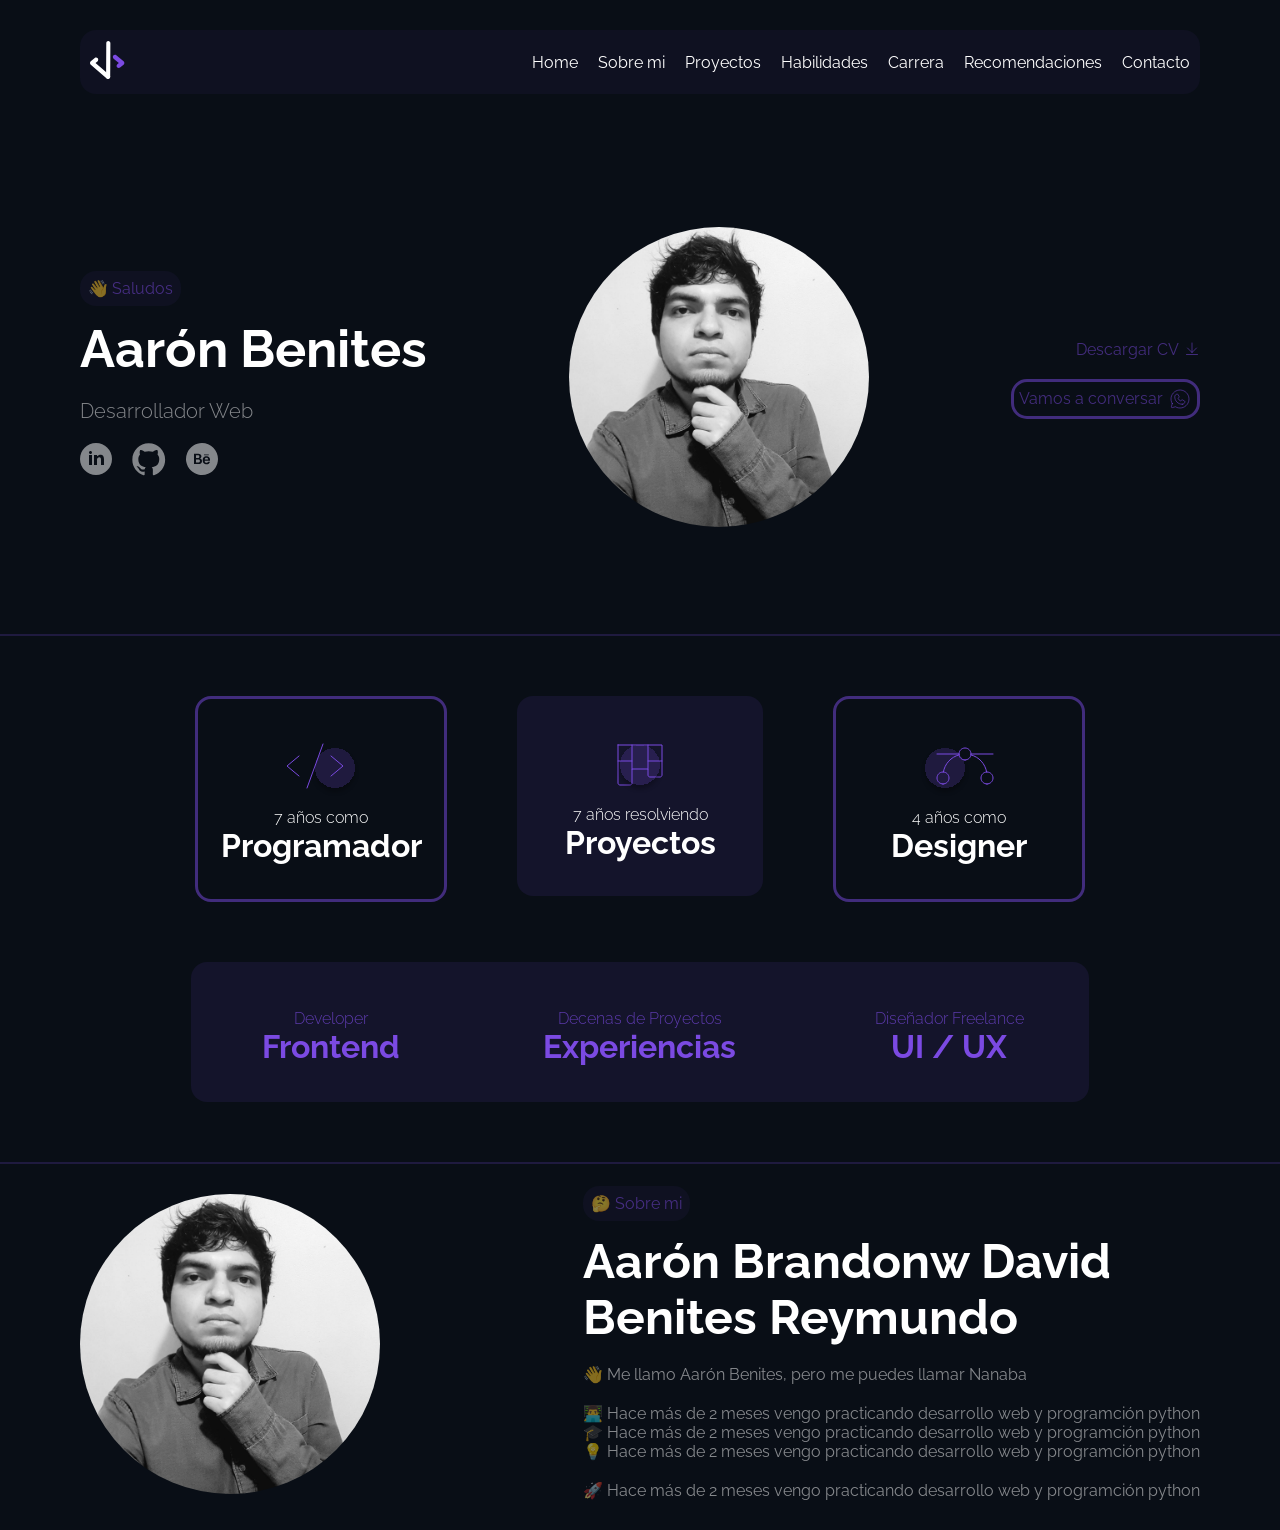
<file: index.html>
<!DOCTYPE html>
<html lang="en">
<head>
    <meta charset="UTF-8">
    <meta name="viewport" content="width=device-width, initial-scale=1.0">
    <title>Aarón Benites - Desarrollador Web</title>

    <link rel="preconnect" href="https://fonts.googleapis.com" />
    <link rel="preconnect" href="https://fonts.gstatic.com" crossorigin />
    <link
      href="https://fonts.googleapis.com/css2?family=Raleway:wght@100;200;300;400;500;600;700;800;900&display=swap"
      rel="stylesheet"
    />

    <link rel="stylesheet" href="./css/style.css"> 
</head>
<body>
    <nav class="align-center flex" >
        <div>
            <img src="./images/logo-1.svg" alt="icono" width="35" height="40">
        </div>
        <div>
            <ul class="nav-list flex">
                <li>
                    <a href="#">Home</a>
                </li>
                <li>
                    <a href="#">Sobre mi</a>
                </li>
                <li>
                    <a href="#">Proyectos</a>
                </li>
                <li>
                    <a href="#">Habilidades</a>
                </li>
                <li>
                    <a href="#">Carrera</a>
                </li>
                <li>
                    <a href="#">Recomendaciones</a>
                </li>
                <li>
                    <a href="#">Contacto</a>
                </li>
            </ul>
        </div>
    </nav>
    <main class="align-center flex">
        <div>
            <span class="gretting">👋 Saludos</span>
            <h1 class="title">Aarón Benites</h1>
            <p class="description">Desarrollador Web</p>
            <div class="social-links align-center flex">
                <a href="#">
                    <img src="./images/linkedin.svg" alt="LinkedIn">
                </a>
                <a href="#">
                    <img src="./images/github.svg" alt="GitHub">
                </a>
                <a href="#">
                    <img src="./images/behance.svg" alt="Instagram">
                </a>
            </div>
        </div>
        <div class="container-profile">
            <img 
                src="./images/profile.jpg" 
                alt="Aarón Benites - Foto de perfil">
        </div>
        <div class="container-contact flex">
            <a href="#" class="align-center flex">
                Descargar CV 
                <img src="./images/download.svg" alt=""/>
            </a>      
               <a href="#" class="align-center flex">
                Vamos a conversar
                <img src="./images/whatsapp.svg" alt=""/>
            </a>      
        </div>
    </main>
    <hr class="divider" />
        <section>
           <div class="container-cards">
                <div>
                    <img src="./images/code-icon.svg" alt="" >
                    <p>7 años como</p>
                    <h5>Programador</h5>
                </div>
                <div>
                    <img src="./images/projects-icon.svg" alt="" >
                    <p>7 años resolviendo</p>
                    <h5>Proyectos</h5>
                </div>
                <div>
                    <img src="./images/design-icon.svg" alt="" >
                    <p>4 años como</p>
                    <h5>Designer</h5>
                </div>
           </div>
            <div class="container-exp">
                <div>
                    <p>Developer</p>
                    <h5>Frontend</h5>
                </div>
                <div>
                    <p>Decenas de Proyectos</p>
                    <h5>Experiencias</h5>
                </div>
                <div>
                    <p>Diseñador Freelance</p>
                    <h5>UI / UX</h5>
                </div>
           </div>
        </section>
    <hr class="divider" />    
    <section class="container-about-me flex">
        <div>
            <img 
                src="./images/profile.jpg" 
                alt="Aarón Benites - Foto de perfil" 
                />
        </div>
        <div>
            <span class="gretting">🤔 Sobre mi</span>
            <h2 class="mt-20">Aarón Brandonw David</h2>
            <h2 class="mb-20"> Benites Reymundo</h2>
            <p class="mb-20">👋 Me llamo Aarón Benites, pero me puedes llamar Nanaba</p>
            <p> 👨‍💻 Hace más de 2 meses vengo practicando desarrollo web y programción python</p>
            <p>🎓 Hace más de 2 meses vengo practicando desarrollo web y programción python</p>
            <p>💡 Hace más de 2 meses vengo practicando desarrollo web y programción python</p>     
            <p class="mt-20">🚀 Hace más de 2 meses vengo practicando desarrollo web y programción python</p>         
        </div>
    </section>
</body>
</html>
</file>
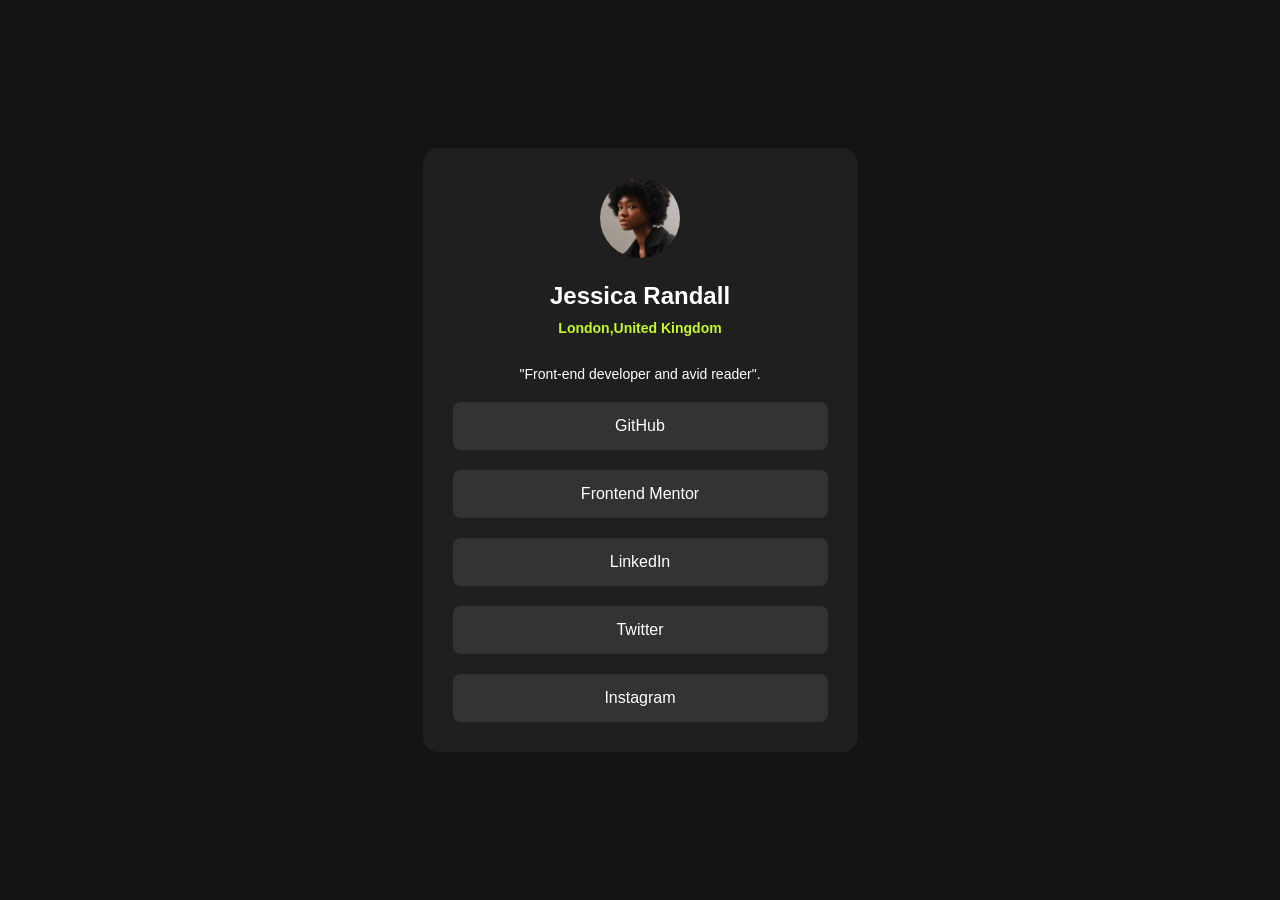
<file: semana-1/reto-1.html>
<!DOCTYPE html>
<html lang="en">
<head>
    <meta charset="UTF-8">
    <meta name="viewport" content="width=device-width, initial-scale=1.0">
    <title>Reto 1</title>
    <link rel="stylesheet" href="./css/style.css"/>
</head>
    <main>
    <body>
        <div>
            <img src="./image/avatar-jessica.jpeg" alt="imagen de Jessica" widht="80" height="80"/>
            <h1>Jessica Randall </h1>
            <h2>London,United Kingdom</h2>
            <p>"Front-end developer and avid reader".</p>
            <ul>
                <li><a href="https://github.com/" target="_blank">GitHub</a></li>
                <li><a href="https://www.frontendmentor.io/" target="_blank">Frontend Mentor</a></li>
                <li><a href="https://www.linkedin.com/" target="_blank">LinkedIn</a></li>
                <li><a href="https://x.com/?lang=es" target="_blank">Twitter</a></li>
                <li><a href="https://www.instagram.com/" target="_blank">Instagram</a></li>
            </ul>
        </div>
        </main>
    </body>
</html>
</file>
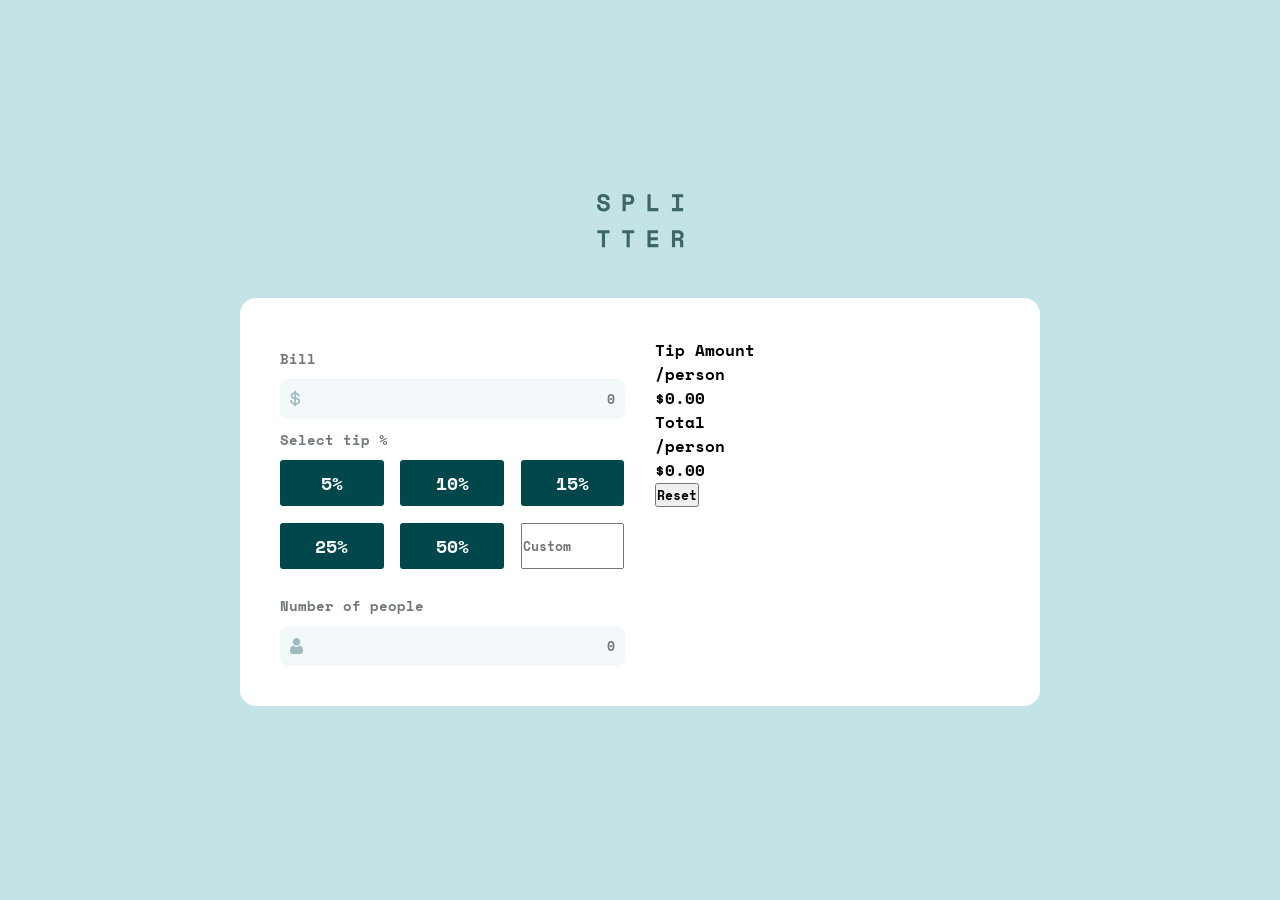
<file: semana-2/tip-calculator.html>
<!DOCTYPE html>
<html lang="es">
<head>
    <meta charset="UTF-8">
    <meta name="viewport" content="width=device-width, initial-scale=1.0">
    <title>Tip Calculator</title>
    <link rel="stylesheet" href="./css/styles.css">
    <link rel="preconnect" href="https://fonts.googleapis.com" />
    <link rel="preconnect" href="https://fonts.gstatic.com" crossorigin />
    <link
      href="https://fonts.googleapis.com/css2?family=Space+Mono:wght@400;700&display=swap"
      rel="stylesheet"
    />
</head>
<body>
    <main>
        <img src="./images/logo.svg">
        <form>
        <div>
            <div>
                <label for="input-bill" class="text-title">Bill</label>
                <div class="container-input">
                    <img src="./images/icon-dollar.svg">
                    <input id="input.bill" type="text" placeholder="0">
                </div>   
            </div>
            <div>
                <p  class="text-title">Select tip %</p>
                <div class="container-percentage">
                <button>5%</button>
                <button>10%</button>
                <button>15%</button>
                <button>25%</button>
                <button>50%</button>
                <input type="text" placeholder="Custom">
                </div>
            </div>
            <div>
                <label for="input-people" class="text-title">Number of people</label>
                <div class="container-input">
                    <img src="./images/icon-person.svg">
                    <input id="input-people" type="text" placeholder="0">
                </div>
            </div>
        </div>
         <div>
            <div>
                <div>
                    <div>
                        <p>Tip Amount</p>
                        <span>/person</span>
                    </div>
                    <div>
                        <p>$0.00</p>
                    </div>
                </div>
                <div>
                    <div>
                        <p>Total</p>
                        <span>/person</span>
                    </div>
                    <div>
                        <p>$0.00</p>
                    </div>
                    <div>
                        <button>Reset</button>
                    </div>
                </div>
            </div>
         </div>
        </div>
        </form>
    </main>
</body>
</html>
</file>
<file: css/style.css>
* {
    margin:0;
    padding:0;
}

body {
    font-family: "Raleway", sans-serif;
    background-color: #090E16;
    color: #fff;
}

.align-center {
    align-items: center;
}

.flex {
    display: flex;
}

.divider {
    border: 1px solid rgba(123, 74, 226, 0.2);
}

nav {
    justify-content: space-between; /*separa elementos de extremo a extremo*/
    background-color: rgba(123, 74, 226, 0.05);
    margin: 30px 80px;
    padding: 10px;
    border-radius: 16px;
}

.nav-list {
    list-style:none;
    gap:20px;
}

.nav-list > li > a {
    text-decoration: none;
    color:#fff;
}

.nav-list > li > a:hover {
    color: rgba(123, 74, 226, 0.5);
}

main {
    height: 50vh;
    justify-content: space-between;
    padding: 30px 80px;
}

.gretting {
    background-color: rgba(123, 74, 226, 0.05);
    color: rgba(123, 74, 226, 0.5);
    padding: 8px;
    border-radius: 16px;
}

.title {
    font-size: 52px;
    margin-top: 20px;
    margin-bottom: 20px;
}

.description {
    font-size: 20px;
    color: rgba(255, 255, 255, 0.5);
    font-weight: 300;
    margin-bottom: 20px;  
}

.social-links {
    gap: 20px;
}

.container-profile > img {
    width: 300px;
    height: 300px;
    border-radius: 50%;
}

.container-contact {
    flex-direction: column;
    gap: 20px;
    align-items: end;
}

.container-contact > a {
    text-decoration: none;
    color: rgba(123, 74, 226, 0.5);
}

.container-contact > a:first-child {   
    gap: 5px;
}

.container-contact > a:last-child {   
    border: rgba(123, 74, 226, 0.5) solid;
    gap: 5px;
    padding: 5px;
    border-radius: 16px;
}

.container-cards {
    display: flex;
    justify-content: center;
    gap: 70px;
    margin-top: 60px;
    margin-bottom: 20px;
}

.container-cards > div {
    text-align: center;
    border: solid rgba(123, 74, 226, 0.5);
    display: flex;
    flex-direction: column;
    justify-content: center;
    align-items: center;
    width: 246px;
    height: 200px;
    border-radius: 16px;
}

.container-cards > div:nth-child(2) {
    background-color: rgba(123, 74, 226, 0.1);
    border:none;
}

.container-cards > div >p {
    font-weight: 300;
    margin-top: 10px;
}

.container-cards > div >h5 {
    font-size: 32px;
    font-weight: bold;
}

.container-exp {
    background-color: rgba(123, 74, 226, 0.1);
    color:#7b4ae2;
    border-radius: 16px;
    display: flex;
    justify-content: center;
    padding: 20px;  
    gap: 70px;
    width:858px;
    margin:auto;
    margin-top: 60px;
    margin-bottom: 60px;
}

.container-exp > div {
    text-align: center;
    display: flex;
    flex-direction: column;
    justify-content: center;
    align-items: center;
    width: 246px;
    height: 100px;
    border-radius: 16px;
}

.container-exp > div >p {
    font-weight: 300;
    margin-top: 10px;
    color:rgba(123, 74, 226, 0.7);
}

.container-exp > div >h5 {
    font-size: 32px;
    font-weight: bold;
}

.container-about-me {
    justify-content: space-between;
    padding: 30px 80px;
}

.container-about-me > div >img {
    width: 300px;
    height: 300px;
    border-radius: 50%;
}

.mt-20{
    margin-top: 20px;
}

.mb-20{
    margin-bottom: 20px;
}

.container-about-me > div > h2 {
   font-size: 48px;
}

.container-about-me > div > p {
    color: rgba(255, 255, 255, 0.5);
}
</file>
<file: semana-1/css/style.css>
* {
    margin:0;
    padding:0;
}

body {
    background-color:hsl(0,0%,8%);
    color: white;
    font-family: Helvetica;
}

main {
    height: 100vh;
    display: flex;
    /* para centrar de manera vertical */
    align-items: center;
  /* para centrar de manera horizontal */
    justify-content:center;
} 

div{
    background-color:hsl(0,0%,12%);
    width: 375px;
    padding: 30px;
    text-align: center;
    border-radius:16px;
}

img {
    border-radius:50%;
}

h1{
    font-size: 24px;
    margin-top: 20px;
}

h2 {
    color:hsl(75,94%,57%);
    font-size: 14px;
    margin-top:10px;
}

p{
    font-size: 14px;
    margin-top:30px;
    margin-bottom:20px;
}

ul {
    list-style: none;
    
}


ul > li > a {
    text-decoration:none;
    color:white;
    margin-top: 20px;
    background-color: hsl(0, 0%, 20%);
    padding: 15px;
    border-radius: 8px;
    display: block;
}

a:hover {
    background-color: hsl(75, 94%, 57%);
    color:black;
}
</file>
<file: semana-2/css/styles.css>
* {
    margin: 0;
    padding: 0;
    box-sizing: border-box;
}

body {

    font-family: "Space Mono" , monospace;
    font-weight: bold;
    background-color: #c3e3e6;
}

input,
button {
    font-family: "Space Mono" , monospace;
    font-weight: bold;
}

main {
    display: flex;
    flex-direction: column;
    justify-content:center;
    align-items: center;
    height: 100vh;
    gap:50px ;
}

form {
    display:flex;
    background-color: #fff;
    padding: 40px;
    border-radius: 16px;
    gap:30px;
    width: 800px;
}

form > div {
    flex:1 ;
}

.container-input {
    display: flex;
    align-items: center;
    justify-content: space-between;
    border-radius: 8px;
    background-color: #f3f8fb;
    padding:10px;
}

.container-input > input {
    border:none;
    outline:none;
    text-align: right;

    background-color: transparent;
}

.text-title {
    font-size: 14px;
    color: #717978;
    display:block;
    margin-bottom: 10px;
    margin-top: 10px;
}

.container-percentage {
    display: flex;
    flex-wrap: wrap;
    gap:4.9%;
}

.container-percentage > * {
    width: 30%;
    margin-bottom: 4.9%;
}

.container-percentage > button {
    background-color: #00474b;
    color: #fff;
    border-radius: 3px;
    padding:10px;
    border:none;
    font-size: 18px;
    cursor: pointer;
}
</file>
